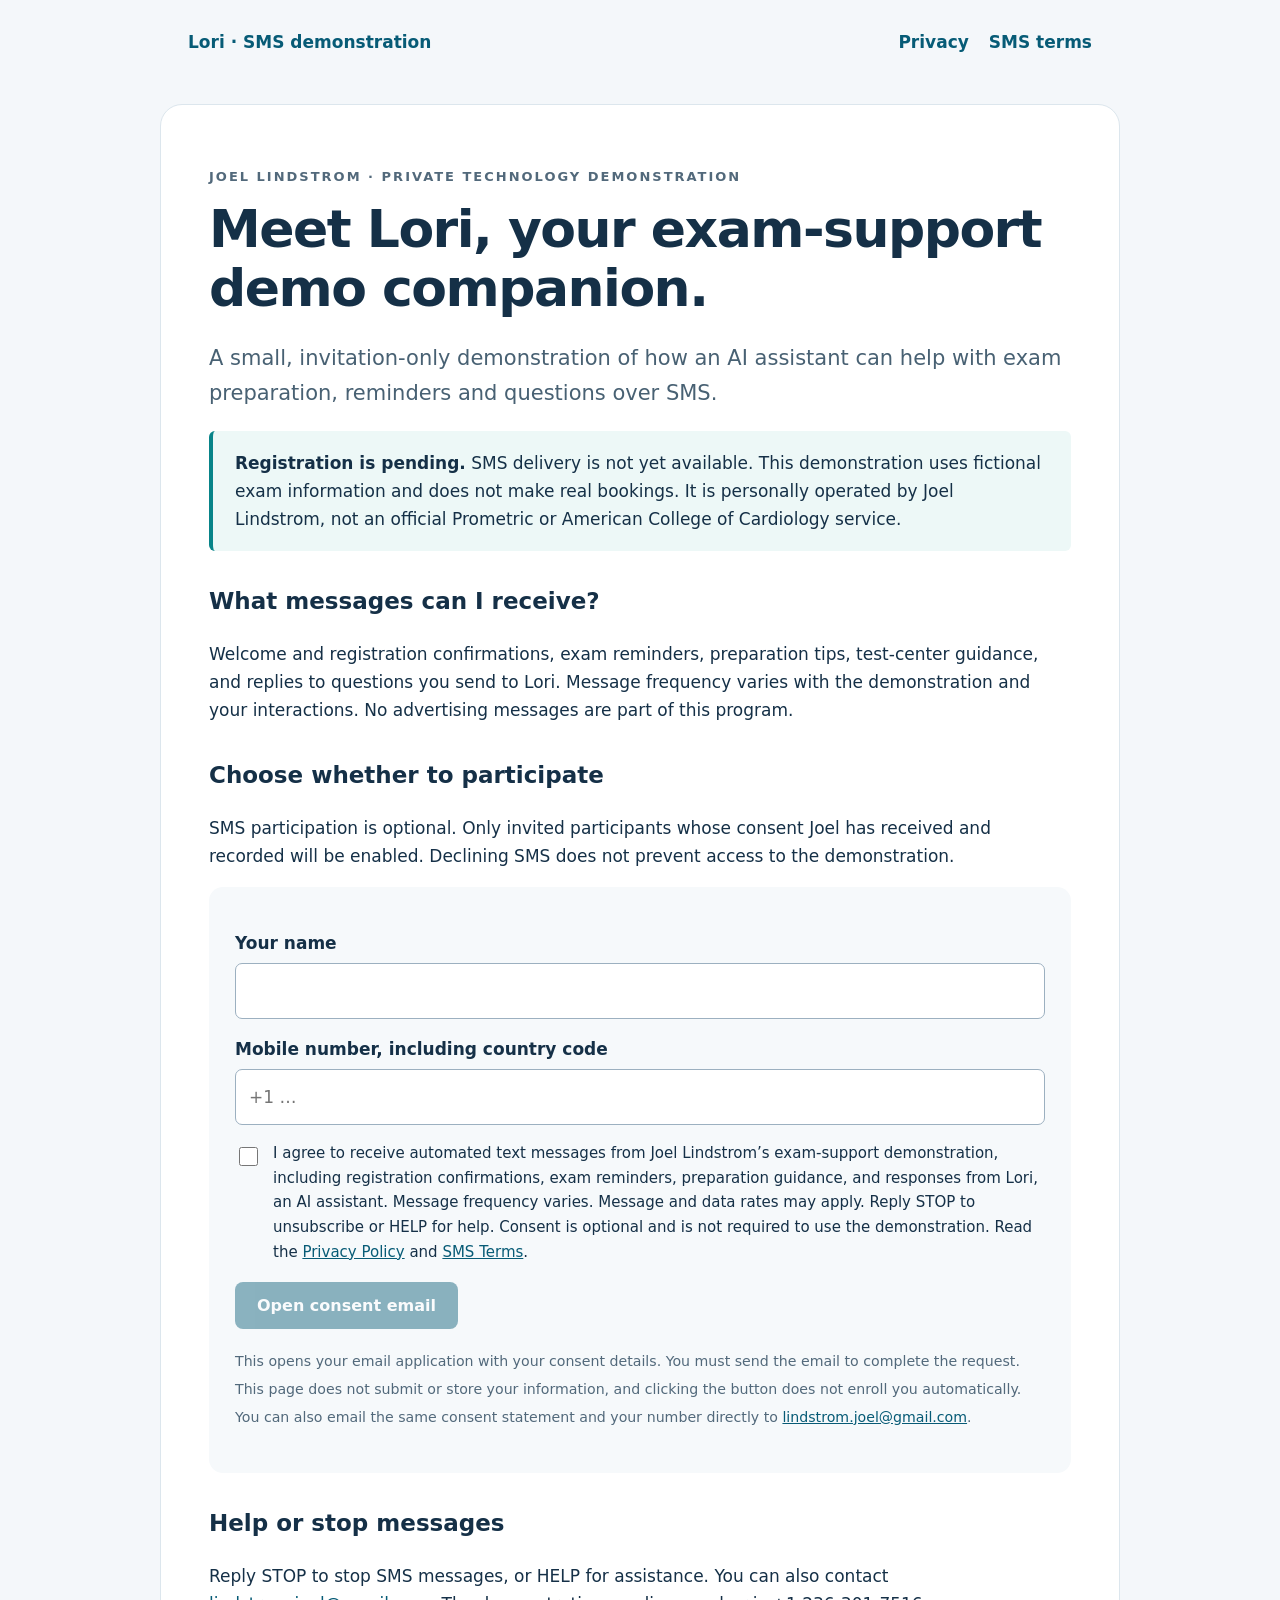
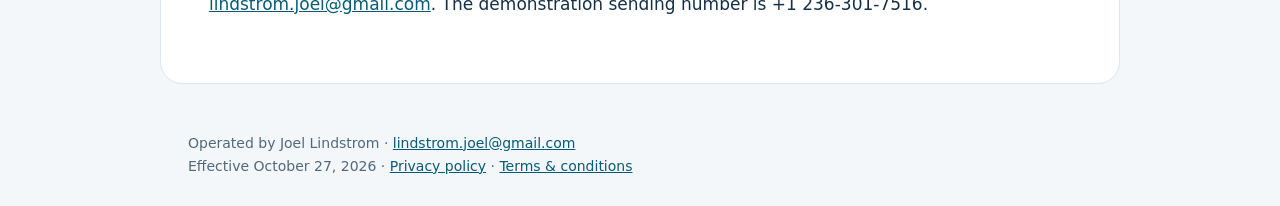
<file: index.html>
<!doctype html><html lang="en"><head><meta charset="utf-8"><meta name="viewport" content="width=device-width, initial-scale=1"><meta name="description" content="Joel Lindstrom's private SMS demonstration: program information, consent, privacy and terms."><title>Exam support, by text | Lori SMS Demo</title><link rel="stylesheet" href="./style.css"></head><body><header><a href="./">Lori · SMS demonstration</a><nav aria-label="Main"><a href="./privacy/">Privacy</a><a href="./terms/">SMS terms</a></nav></header><main><p class="eyebrow">Joel Lindstrom · Private technology demonstration</p><h1>Meet Lori, your exam-support demo companion.</h1><p class="intro">A small, invitation-only demonstration of how an AI assistant can help with exam preparation, reminders and questions over SMS.</p><div class="notice"><strong>Registration is pending.</strong> SMS delivery is not yet available. This demonstration uses fictional exam information and does not make real bookings. It is personally operated by Joel Lindstrom, not an official Prometric or American College of Cardiology service.</div><h2>What messages can I receive?</h2><p>Welcome and registration confirmations, exam reminders, preparation tips, test-center guidance, and replies to questions you send to Lori. Message frequency varies with the demonstration and your interactions. No advertising messages are part of this program.</p><h2>Choose whether to participate</h2><p>SMS participation is optional. Only invited participants whose consent Joel has received and recorded will be enabled. Declining SMS does not prevent access to the demonstration.</p><form id="consent-form"><label for="name">Your name</label><input id="name" name="name" type="text" autocomplete="name" required><label for="phone">Mobile number, including country code</label><input id="phone" name="phone" type="tel" autocomplete="tel" placeholder="+1 …" required><label class="consent"><input id="agree" type="checkbox"><span>I agree to receive automated text messages from Joel Lindstrom’s exam-support demonstration, including registration confirmations, exam reminders, preparation guidance, and responses from Lori, an AI assistant. Message frequency varies. Message and data rates may apply. Reply STOP to unsubscribe or HELP for help. Consent is optional and is not required to use the demonstration. Read the <a href="privacy/">Privacy Policy</a> and <a href="terms/">SMS Terms</a>.</span></label><p><button id="submit" type="submit" disabled>Open consent email</button></p><small>This opens your email application with your consent details. You must send the email to complete the request. This page does not submit or store your information, and clicking the button does not enroll you automatically. You can also email the same consent statement and your number directly to <a href="mailto:lindstrom.joel@gmail.com">lindstrom.joel@gmail.com</a>.</small><p id="status" role="status"></p></form><h2>Help or stop messages</h2><p>Reply STOP to stop SMS messages, or HELP for assistance. You can also contact <a href="mailto:lindstrom.joel@gmail.com">lindstrom.joel@gmail.com</a>. The demonstration sending number is +1 236-301-7516.</p><script>const agree=document.getElementById('agree'),button=document.getElementById('submit');agree.addEventListener('change',()=>button.disabled=!agree.checked);document.getElementById('consent-form').addEventListener('submit',function(e){e.preventDefault();if(!agree.checked||!this.reportValidity())return;const body='SMS demonstration consent\nName: '+document.getElementById('name').value+'\nMobile: '+document.getElementById('phone').value+'\nRecorded at: '+new Date().toISOString()+'\n\n'+'I agree to receive automated text messages from Joel Lindstrom’s exam-support demonstration, including registration confirmations, exam reminders, preparation guidance, and responses from Lori, an AI assistant. Message frequency varies. Message and data rates may apply. Reply STOP to unsubscribe or HELP for help. Consent is optional and is not required to use the demonstration.'+'\n\nPolicy and terms version: October 27, 2026\nOpt-in page: '+location.href;location.href='mailto:lindstrom.joel@gmail.com?subject='+encodeURIComponent('Lori SMS demo — consent request')+'&body='+encodeURIComponent(body);document.getElementById('status').textContent='Please send the email that opens. If no email app opens, email your consent and mobile number directly to Joel. You are not enrolled until Joel receives and records it.';});</script></main><footer>Operated by Joel Lindstrom · <a href="mailto:lindstrom.joel@gmail.com">lindstrom.joel@gmail.com</a><br>Effective October 27, 2026 · <a href="./privacy/">Privacy policy</a> · <a href="./terms/">Terms &amp; conditions</a></footer></body></html>
</file>
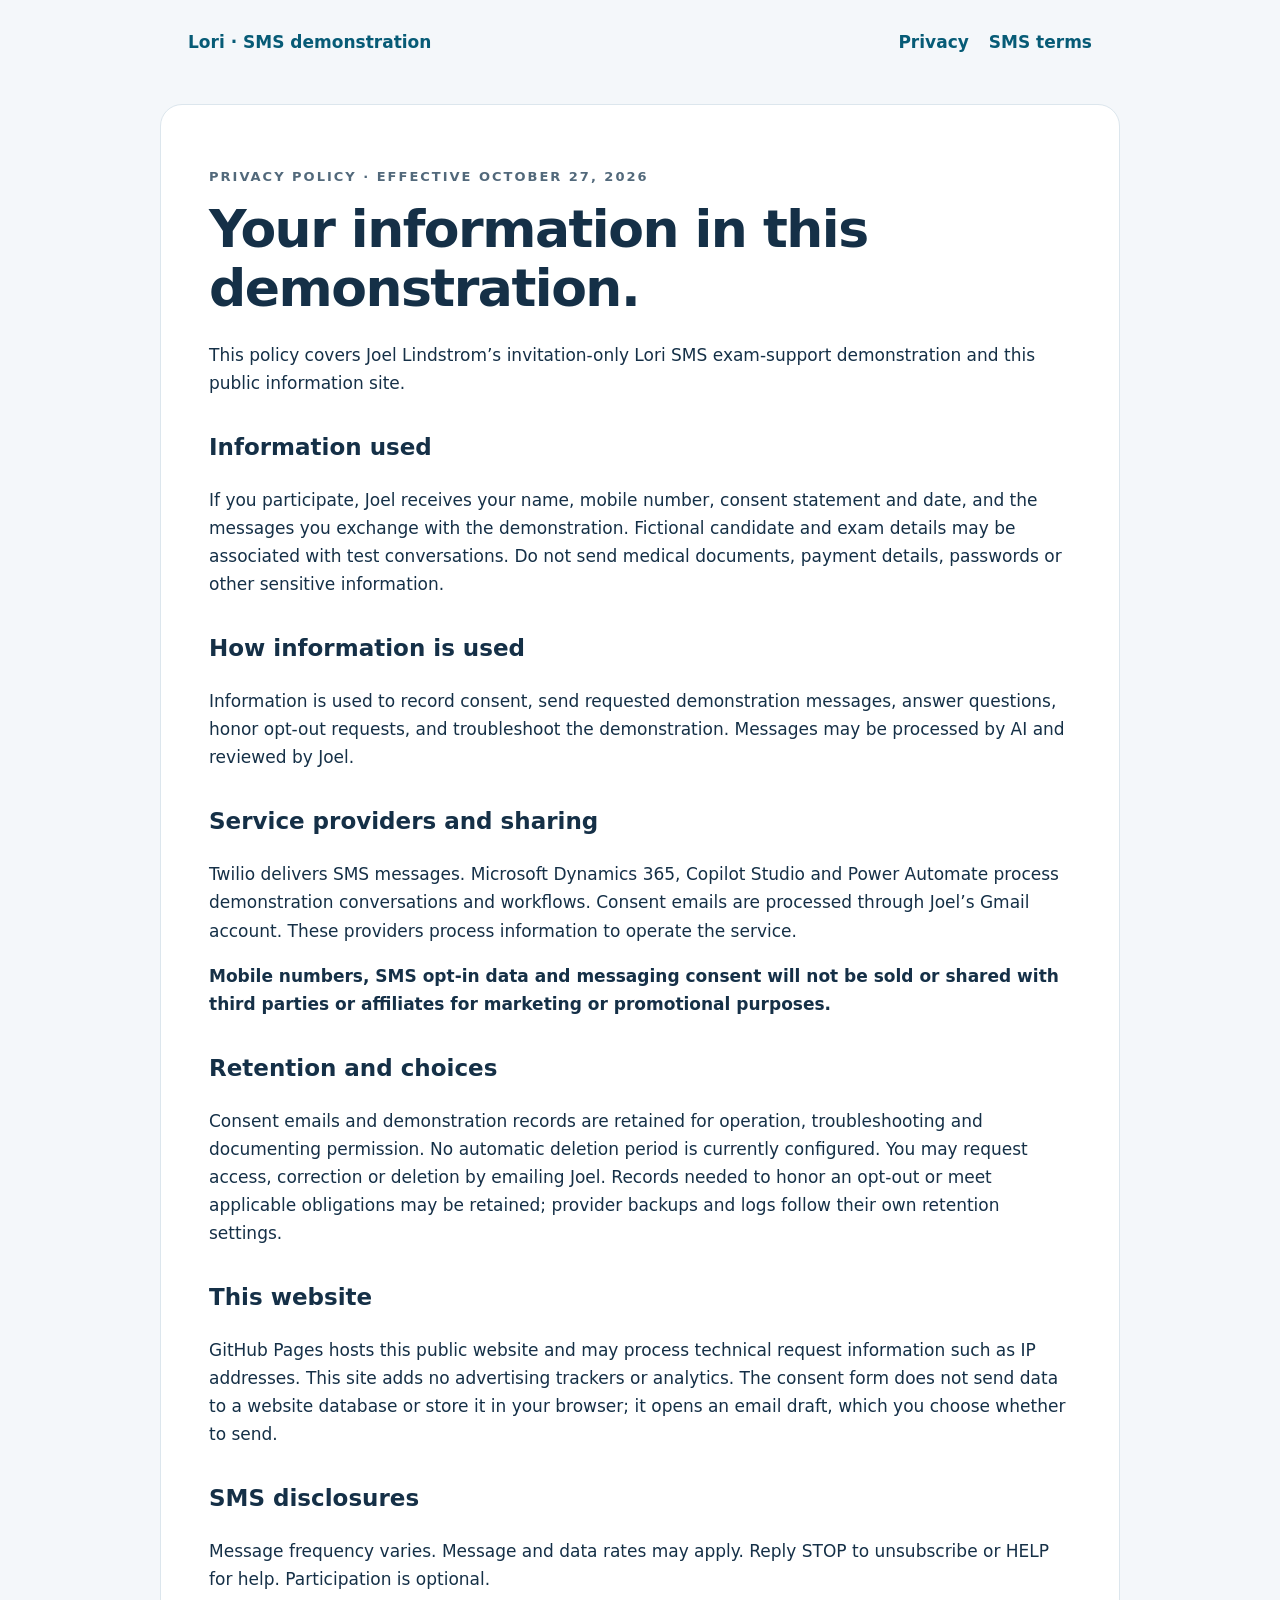
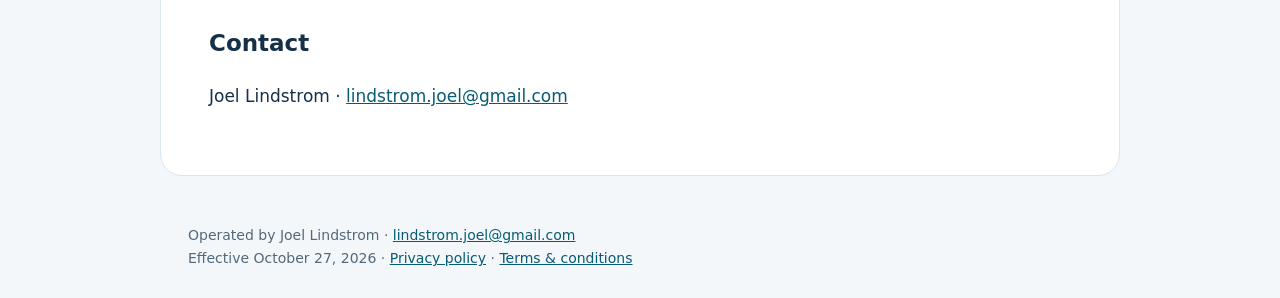
<file: privacy/index.html>
<!doctype html><html lang="en"><head><meta charset="utf-8"><meta name="viewport" content="width=device-width, initial-scale=1"><meta name="description" content="Joel Lindstrom's private SMS demonstration: program information, consent, privacy and terms."><title>Privacy policy | Lori SMS Demo</title><link rel="stylesheet" href="../style.css"></head><body><header><a href="../">Lori · SMS demonstration</a><nav aria-label="Main"><a href="../privacy/">Privacy</a><a href="../terms/">SMS terms</a></nav></header><main><p class="eyebrow">Privacy policy · Effective October 27, 2026</p><h1>Your information in this demonstration.</h1><p>This policy covers Joel Lindstrom’s invitation-only Lori SMS exam-support demonstration and this public information site.</p><h2>Information used</h2><p>If you participate, Joel receives your name, mobile number, consent statement and date, and the messages you exchange with the demonstration. Fictional candidate and exam details may be associated with test conversations. Do not send medical documents, payment details, passwords or other sensitive information.</p><h2>How information is used</h2><p>Information is used to record consent, send requested demonstration messages, answer questions, honor opt-out requests, and troubleshoot the demonstration. Messages may be processed by AI and reviewed by Joel.</p><h2>Service providers and sharing</h2><p>Twilio delivers SMS messages. Microsoft Dynamics 365, Copilot Studio and Power Automate process demonstration conversations and workflows. Consent emails are processed through Joel’s Gmail account. These providers process information to operate the service.</p><p><strong>Mobile numbers, SMS opt-in data and messaging consent will not be sold or shared with third parties or affiliates for marketing or promotional purposes.</strong></p><h2>Retention and choices</h2><p>Consent emails and demonstration records are retained for operation, troubleshooting and documenting permission. No automatic deletion period is currently configured. You may request access, correction or deletion by emailing Joel. Records needed to honor an opt-out or meet applicable obligations may be retained; provider backups and logs follow their own retention settings.</p><h2>This website</h2><p>GitHub Pages hosts this public website and may process technical request information such as IP addresses. This site adds no advertising trackers or analytics. The consent form does not send data to a website database or store it in your browser; it opens an email draft, which you choose whether to send.</p><h2>SMS disclosures</h2><p>Message frequency varies. Message and data rates may apply. Reply STOP to unsubscribe or HELP for help. Participation is optional.</p><h2>Contact</h2><p>Joel Lindstrom · <a href="mailto:lindstrom.joel@gmail.com">lindstrom.joel@gmail.com</a></p></main><footer>Operated by Joel Lindstrom · <a href="mailto:lindstrom.joel@gmail.com">lindstrom.joel@gmail.com</a><br>Effective October 27, 2026 · <a href="../privacy/">Privacy policy</a> · <a href="../terms/">Terms &amp; conditions</a></footer></body></html>
</file>
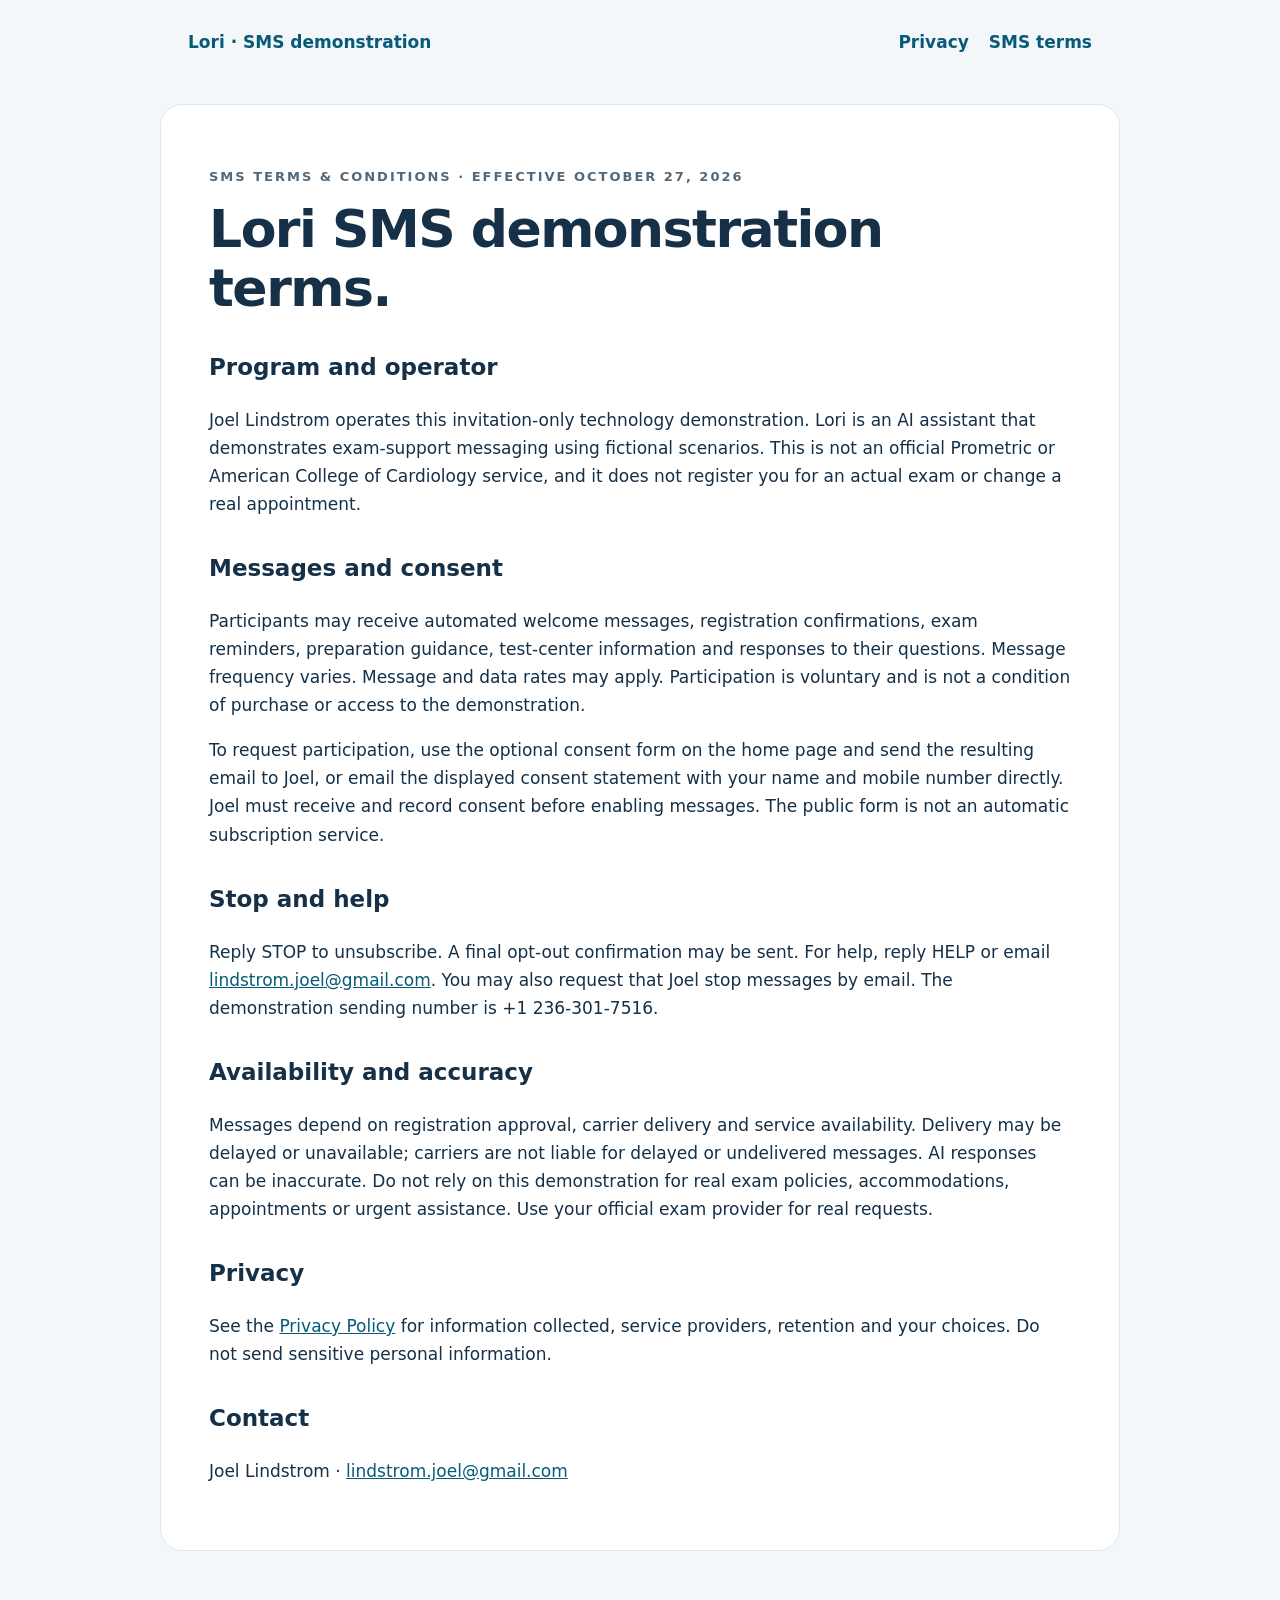
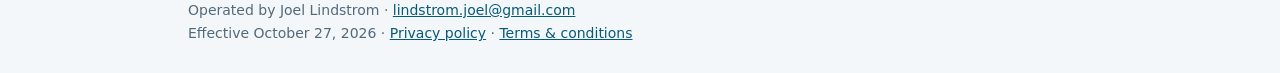
<file: terms/index.html>
<!doctype html><html lang="en"><head><meta charset="utf-8"><meta name="viewport" content="width=device-width, initial-scale=1"><meta name="description" content="Joel Lindstrom's private SMS demonstration: program information, consent, privacy and terms."><title>SMS terms and conditions | Lori SMS Demo</title><link rel="stylesheet" href="../style.css"></head><body><header><a href="../">Lori · SMS demonstration</a><nav aria-label="Main"><a href="../privacy/">Privacy</a><a href="../terms/">SMS terms</a></nav></header><main><p class="eyebrow">SMS terms &amp; conditions · Effective October 27, 2026</p><h1>Lori SMS demonstration terms.</h1><h2>Program and operator</h2><p>Joel Lindstrom operates this invitation-only technology demonstration. Lori is an AI assistant that demonstrates exam-support messaging using fictional scenarios. This is not an official Prometric or American College of Cardiology service, and it does not register you for an actual exam or change a real appointment.</p><h2>Messages and consent</h2><p>Participants may receive automated welcome messages, registration confirmations, exam reminders, preparation guidance, test-center information and responses to their questions. Message frequency varies. Message and data rates may apply. Participation is voluntary and is not a condition of purchase or access to the demonstration.</p><p>To request participation, use the optional consent form on the home page and send the resulting email to Joel, or email the displayed consent statement with your name and mobile number directly. Joel must receive and record consent before enabling messages. The public form is not an automatic subscription service.</p><h2>Stop and help</h2><p>Reply STOP to unsubscribe. A final opt-out confirmation may be sent. For help, reply HELP or email <a href="mailto:lindstrom.joel@gmail.com">lindstrom.joel@gmail.com</a>. You may also request that Joel stop messages by email. The demonstration sending number is +1 236-301-7516.</p><h2>Availability and accuracy</h2><p>Messages depend on registration approval, carrier delivery and service availability. Delivery may be delayed or unavailable; carriers are not liable for delayed or undelivered messages. AI responses can be inaccurate. Do not rely on this demonstration for real exam policies, accommodations, appointments or urgent assistance. Use your official exam provider for real requests.</p><h2>Privacy</h2><p>See the <a href="../privacy/">Privacy Policy</a> for information collected, service providers, retention and your choices. Do not send sensitive personal information.</p><h2>Contact</h2><p>Joel Lindstrom · <a href="mailto:lindstrom.joel@gmail.com">lindstrom.joel@gmail.com</a></p></main><footer>Operated by Joel Lindstrom · <a href="mailto:lindstrom.joel@gmail.com">lindstrom.joel@gmail.com</a><br>Effective October 27, 2026 · <a href="../privacy/">Privacy policy</a> · <a href="../terms/">Terms &amp; conditions</a></footer></body></html>
</file>
<file: style.css>
*{box-sizing:border-box}body{margin:0;background:#f4f7fa;color:#153047;font:17px/1.65 system-ui,-apple-system,sans-serif}header,main,footer{max-width:960px;margin:auto;padding:28px}header{display:flex;justify-content:space-between;gap:20px;align-items:center}nav{display:flex;gap:20px}a{color:#075b76}header a{text-decoration:none;font-weight:650}main{background:white;border:1px solid #dce6ed;border-radius:22px;padding:48px;margin:20px auto}h1{font-size:clamp(32px,5vw,52px);line-height:1.12;letter-spacing:-1.5px;margin:12px 0 24px}h2{font-size:23px;margin-top:32px}small,.eyebrow{color:#52697b}.eyebrow{font-size:13px;text-transform:uppercase;letter-spacing:2px;font-weight:700}.intro{font-size:21px;color:#486173}.notice{padding:18px 22px;border-left:4px solid #088489;background:#edf8f7;border-radius:6px}form{background:#f6f9fb;padding:26px;border-radius:14px}label{display:block;margin:16px 0 6px;font-weight:600}input[type=text],input[type=tel]{width:100%;padding:13px;border:1px solid #9cb0c0;border-radius:7px;font:inherit}.consent{font-size:15px;font-weight:400;display:flex;gap:12px;align-items:flex-start}.consent input{margin-top:6px;min-width:19px;min-height:19px}button{padding:14px 22px;border:0;border-radius:8px;background:#075b76;color:white;font:600 16px system-ui;cursor:pointer}button:disabled{opacity:.45;cursor:not-allowed}footer{font-size:14px;color:#52697b}a:focus-visible,button:focus-visible,input:focus-visible{outline:3px solid #f0ac41;outline-offset:3px}@media(max-width:700px){main{margin:10px;padding:24px}header{flex-wrap:wrap;padding:22px}}
</file>
